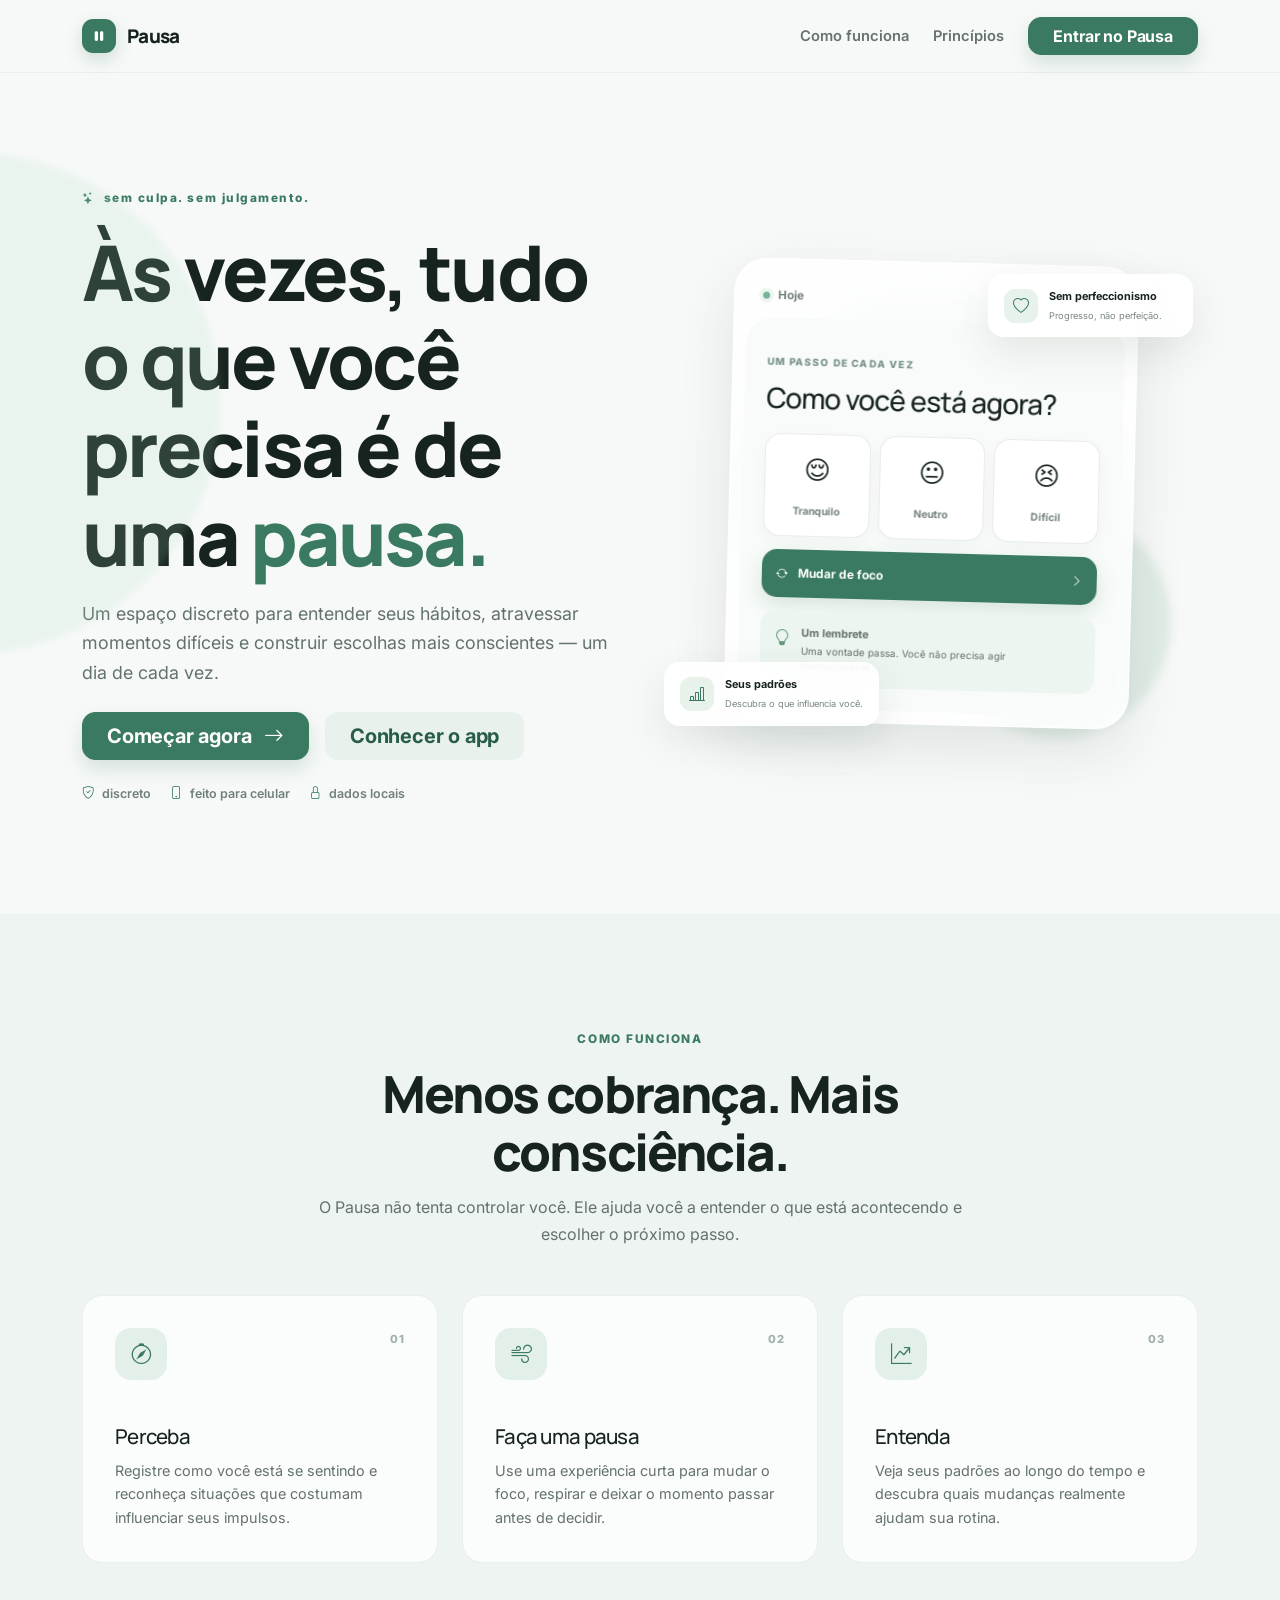
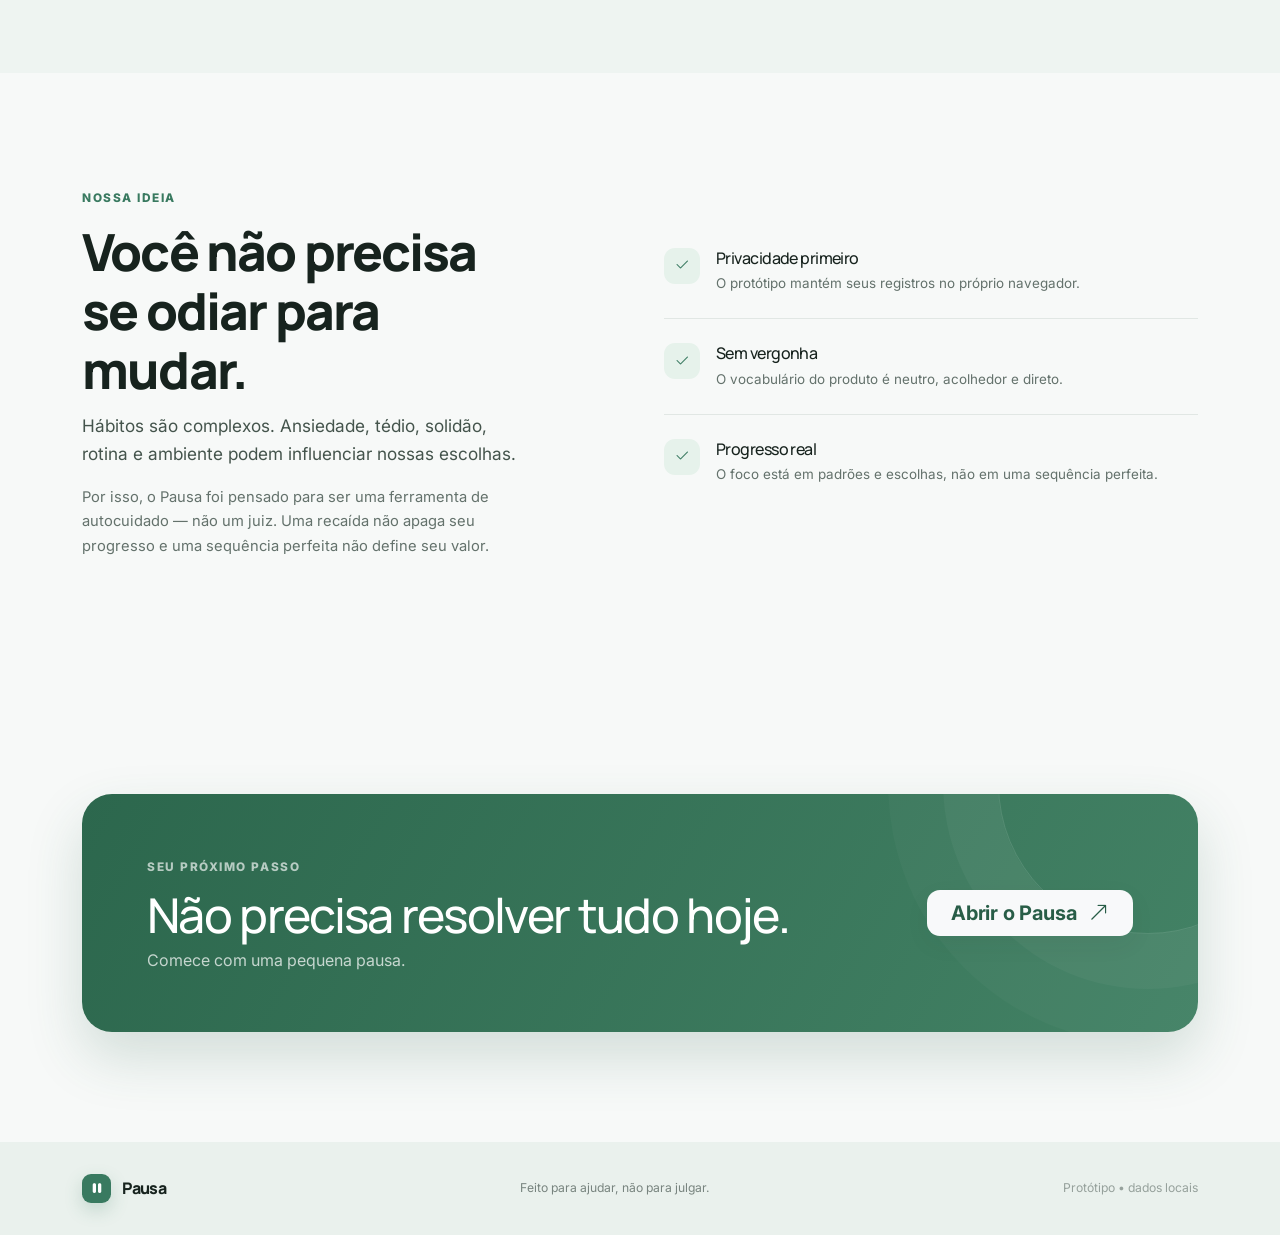
<file: index.html>
<!doctype html>
<html lang="pt-BR">
<head>
  <meta charset="utf-8">
  <meta name="viewport" content="width=device-width, initial-scale=1">
  <meta name="theme-color" content="#f6f8f7">
  <meta name="description" content="Pausa — uma experiência discreta para ajudar você a recuperar o controle dos seus hábitos.">
  <title>Pausa — um passo de cada vez</title>

  <link rel="preconnect" href="https://fonts.googleapis.com">
  <link rel="preconnect" href="https://fonts.gstatic.com" crossorigin>
  <link href="https://fonts.googleapis.com/css2?family=Inter:wght@400;500;600;700;800&family=Manrope:wght@600;700;800&display=swap" rel="stylesheet">
  <link href="https://cdn.jsdelivr.net/npm/bootstrap@5.3.8/dist/css/bootstrap.min.css" rel="stylesheet">
  <link href="https://cdn.jsdelivr.net/npm/bootstrap-icons@1.13.1/font/bootstrap-icons.min.css" rel="stylesheet">
  <link rel="stylesheet" href="./css/app.css">
</head>
<body>
  <header class="site-header">
    <nav class="navbar navbar-expand-lg py-3" aria-label="Navegação principal">
      <div class="container">
        <a class="brand" href="./index.html" aria-label="Pausa, início">
          <span class="brand-mark" aria-hidden="true"><i class="bi bi-pause-fill"></i></span>
          <span>Pausa</span>
        </a>

        <button class="navbar-toggler border-0 shadow-none" type="button" data-bs-toggle="collapse" data-bs-target="#mainNav" aria-controls="mainNav" aria-expanded="false" aria-label="Abrir menu">
          <i class="bi bi-list fs-3"></i>
        </button>

        <div class="collapse navbar-collapse" id="mainNav">
          <ul class="navbar-nav ms-auto align-items-lg-center gap-lg-2">
            <li class="nav-item"><a class="nav-link" href="#como-funciona">Como funciona</a></li>
            <li class="nav-item"><a class="nav-link" href="#principios">Princípios</a></li>
            <li class="nav-item ms-lg-2"><a class="btn btn-primary px-4" href="./dashboard.html">Entrar no Pausa</a></li>
          </ul>
        </div>
      </div>
    </nav>
  </header>

  <main>
    <section class="hero-section section-padding">
      <div class="container">
        <div class="row align-items-center g-5">
          <div class="col-lg-6">
            <span class="eyebrow"><i class="bi bi-stars"></i> sem culpa. sem julgamento.</span>
            <h1>Às vezes, tudo o que você precisa é de uma <span class="text-gradient">pausa.</span></h1>
            <p class="hero-copy">Um espaço discreto para entender seus hábitos, atravessar momentos difíceis e construir escolhas mais conscientes — um dia de cada vez.</p>
            <div class="d-flex flex-wrap gap-3 mt-4">
              <a class="btn btn-primary btn-lg px-4" href="./dashboard.html">Começar agora <i class="bi bi-arrow-right ms-2"></i></a>
              <a class="btn btn-soft btn-lg px-4" href="#como-funciona">Conhecer o app</a>
            </div>
            <div class="trust-row mt-4">
              <span><i class="bi bi-shield-check"></i> discreto</span>
              <span><i class="bi bi-phone"></i> feito para celular</span>
              <span><i class="bi bi-lock"></i> dados locais</span>
            </div>
          </div>

          <div class="col-lg-6">
            <div class="hero-visual">
              <div class="glow glow-one"></div>
              <div class="glow glow-two"></div>
              <div class="app-preview">
                <div class="preview-topbar">
                  <div><span class="status-dot"></span> Hoje</div>
                  <i class="bi bi-three-dots"></i>
                </div>
                <div class="preview-content">
                  <span class="preview-label">UM PASSO DE CADA VEZ</span>
                  <h2>Como você está agora?</h2>
                  <div class="mood-grid">
                    <button type="button" class="mood-card"><span>😌</span><small>Tranquilo</small></button>
                    <button type="button" class="mood-card"><span>😐</span><small>Neutro</small></button>
                    <button type="button" class="mood-card"><span>😣</span><small>Difícil</small></button>
                  </div>
                  <div class="preview-action"><i class="bi bi-arrow-repeat"></i><span>Mudar de foco</span><i class="bi bi-chevron-right ms-auto"></i></div>
                  <div class="preview-note"><i class="bi bi-lightbulb"></i><div><strong>Um lembrete</strong><p>Uma vontade passa. Você não precisa agir imediatamente.</p></div></div>
                </div>
              </div>
              <div class="floating-card floating-card-top"><i class="bi bi-heart"></i><div><strong>Sem perfeccionismo</strong><small>Progresso, não perfeição.</small></div></div>
              <div class="floating-card floating-card-bottom"><i class="bi bi-bar-chart-line"></i><div><strong>Seus padrões</strong><small>Descubra o que influencia você.</small></div></div>
            </div>
          </div>
        </div>
      </div>
    </section>

    <section id="como-funciona" class="section-padding section-muted">
      <div class="container">
        <div class="section-heading text-center mx-auto">
          <span class="eyebrow">COMO FUNCIONA</span>
          <h2>Menos cobrança. Mais consciência.</h2>
          <p>O Pausa não tenta controlar você. Ele ajuda você a entender o que está acontecendo e escolher o próximo passo.</p>
        </div>
        <div class="row g-4 mt-4">
          <div class="col-md-4"><article class="feature-card"><div class="icon-box"><i class="bi bi-compass"></i></div><span class="feature-number">01</span><h3>Perceba</h3><p>Registre como você está se sentindo e reconheça situações que costumam influenciar seus impulsos.</p></article></div>
          <div class="col-md-4"><article class="feature-card"><div class="icon-box"><i class="bi bi-wind"></i></div><span class="feature-number">02</span><h3>Faça uma pausa</h3><p>Use uma experiência curta para mudar o foco, respirar e deixar o momento passar antes de decidir.</p></article></div>
          <div class="col-md-4"><article class="feature-card"><div class="icon-box"><i class="bi bi-graph-up-arrow"></i></div><span class="feature-number">03</span><h3>Entenda</h3><p>Veja seus padrões ao longo do tempo e descubra quais mudanças realmente ajudam sua rotina.</p></article></div>
        </div>
      </div>
    </section>

    <section id="principios" class="section-padding">
      <div class="container">
        <div class="row align-items-center g-5">
          <div class="col-lg-5">
            <span class="eyebrow">NOSSA IDEIA</span>
            <h2>Você não precisa se odiar para mudar.</h2>
            <p class="lead-copy">Hábitos são complexos. Ansiedade, tédio, solidão, rotina e ambiente podem influenciar nossas escolhas.</p>
            <p>Por isso, o Pausa foi pensado para ser uma ferramenta de autocuidado — não um juiz. Uma recaída não apaga seu progresso e uma sequência perfeita não define seu valor.</p>
          </div>
          <div class="col-lg-6 offset-lg-1">
            <div class="principles-list">
              <div class="principle-item"><span class="principle-icon"><i class="bi bi-check2"></i></span><div><h3>Privacidade primeiro</h3><p>O protótipo mantém seus registros no próprio navegador.</p></div></div>
              <div class="principle-item"><span class="principle-icon"><i class="bi bi-check2"></i></span><div><h3>Sem vergonha</h3><p>O vocabulário do produto é neutro, acolhedor e direto.</p></div></div>
              <div class="principle-item"><span class="principle-icon"><i class="bi bi-check2"></i></span><div><h3>Progresso real</h3><p>O foco está em padrões e escolhas, não em uma sequência perfeita.</p></div></div>
            </div>
          </div>
        </div>
      </div>
    </section>

    <section class="cta-section section-padding">
      <div class="container">
        <div class="cta-card">
          <div><span class="eyebrow eyebrow-light">SEU PRÓXIMO PASSO</span><h2>Não precisa resolver tudo hoje.</h2><p>Comece com uma pequena pausa.</p></div>
          <a class="btn btn-light btn-lg px-4" href="./dashboard.html">Abrir o Pausa <i class="bi bi-arrow-up-right ms-2"></i></a>
        </div>
      </div>
    </section>
  </main>

  <footer class="site-footer">
    <div class="container d-flex flex-column flex-md-row justify-content-between align-items-center gap-3">
      <div class="brand brand-footer"><span class="brand-mark"><i class="bi bi-pause-fill"></i></span><span>Pausa</span></div>
      <p class="mb-0">Feito para ajudar, não para julgar.</p>
      <span class="footer-note">Protótipo • dados locais</span>
    </div>
  </footer>

  <script src="https://cdn.jsdelivr.net/npm/bootstrap@5.3.8/dist/js/bootstrap.bundle.min.js"></script>
  <script src="./js/app.js"></script>
</body>
</html>
</file>
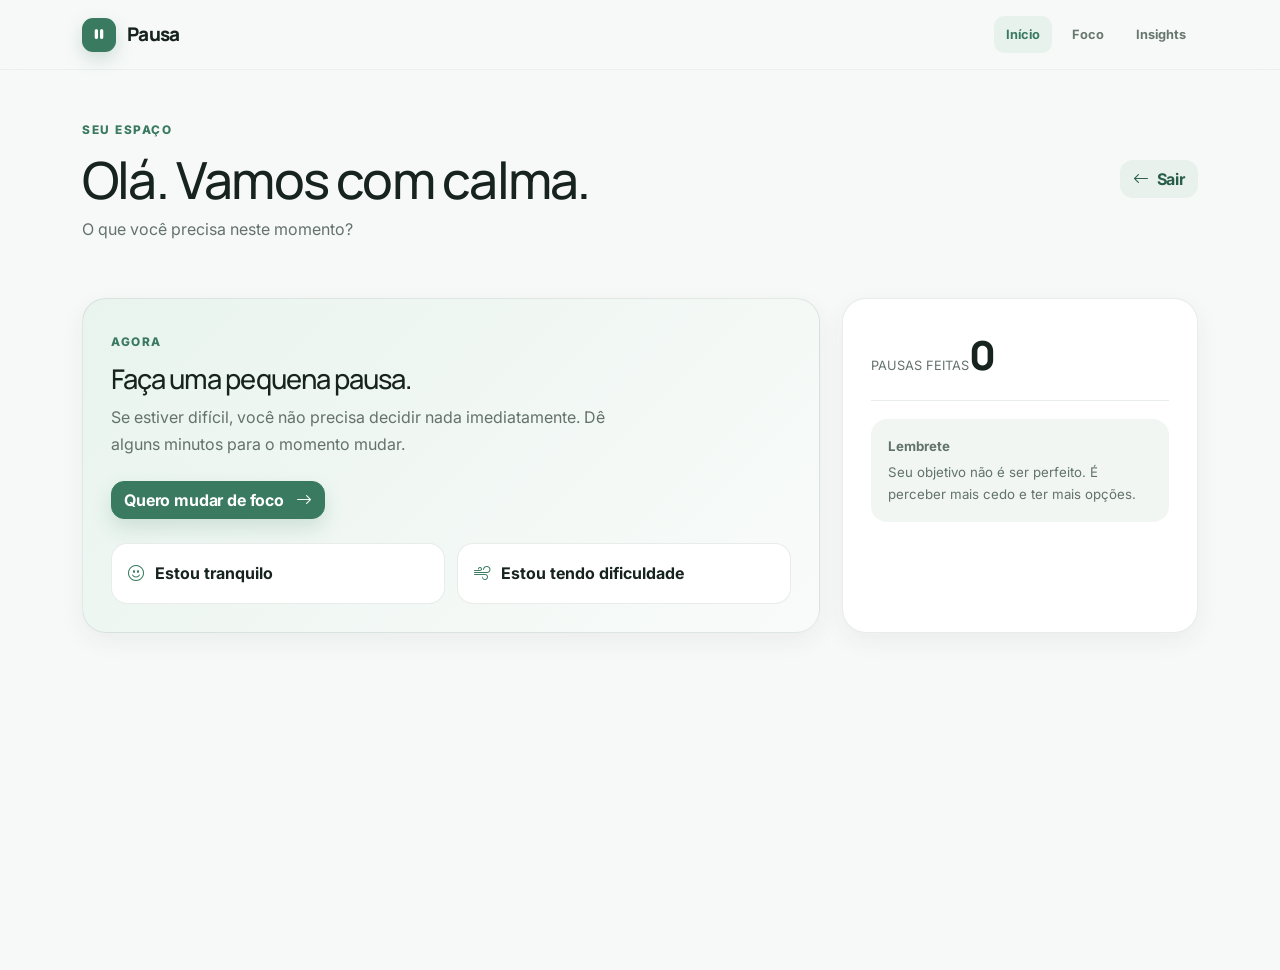
<file: dashboard.html>
<!doctype html>
<html lang="pt-BR">
<head>
  <meta charset="utf-8">
  <meta name="viewport" content="width=device-width, initial-scale=1">
  <meta name="theme-color" content="#f7f9f8">
  <title>Pausa — Início</title>
  <link rel="preconnect" href="https://fonts.googleapis.com">
  <link rel="preconnect" href="https://fonts.gstatic.com" crossorigin>
  <link href="https://fonts.googleapis.com/css2?family=Inter:wght@400;500;600;700;800&family=Manrope:wght@600;700;800&display=swap" rel="stylesheet">
  <link href="https://cdn.jsdelivr.net/npm/bootstrap@5.3.8/dist/css/bootstrap.min.css" rel="stylesheet">
  <link href="https://cdn.jsdelivr.net/npm/bootstrap-icons@1.13.1/font/bootstrap-icons.min.css" rel="stylesheet">
  <link rel="stylesheet" href="./css/app.css">
  <style>
    .dashboard-shell{min-height:100vh;padding:45px 0 80px}.dashboard-top{display:flex;justify-content:space-between;align-items:center;margin-bottom:55px}.dash-title{font-size:clamp(2rem,4vw,3.2rem);margin:8px 0}.dash-subtitle{color:var(--pausa-text-soft);margin:0}.dash-grid{display:grid;grid-template-columns:1.35fr .65fr;gap:22px}.dash-card{background:#fff;border:1px solid var(--pausa-border);border-radius:24px;padding:28px;box-shadow:var(--pausa-shadow-sm)}.check-card{background:linear-gradient(135deg,#e9f4ee,#f9fbfa)}.check-card h2{font-size:1.7rem;margin:10px 0}.check-card p{color:var(--pausa-text-soft);max-width:500px}.quick-actions{display:grid;grid-template-columns:repeat(2,1fr);gap:12px;margin-top:24px}.quick-action{padding:16px;text-align:left;background:#fff;border:1px solid var(--pausa-border);border-radius:16px;color:var(--pausa-text);font-weight:700}.quick-action i{color:var(--pausa-primary);margin-right:7px}.metric{display:flex;justify-content:space-between;align-items:end;padding-bottom:18px;border-bottom:1px solid var(--pausa-border);margin-bottom:18px}.metric strong{font:800 2.5rem 'Manrope',sans-serif}.metric span{color:var(--pausa-text-soft);font-size:.8rem}.tip{padding:17px;background:#f1f6f3;border-radius:16px;color:#62736a;font-size:.83rem}.dash-nav{display:flex;gap:8px;flex-wrap:wrap}.dash-nav a{padding:8px 12px;border-radius:10px;color:#697771;font-size:.8rem;font-weight:700}.dash-nav a:hover,.dash-nav a.active{color:var(--pausa-primary);background:#e8f2ec}@media(max-width:767px){.dashboard-top{align-items:flex-start;flex-direction:column;gap:18px}.dash-grid{grid-template-columns:1fr}.quick-actions{grid-template-columns:1fr}}
  </style>
</head>
<body>
  <header class="site-header"><div class="container py-3 d-flex justify-content-between align-items-center"><a class="brand" href="./index.html"><span class="brand-mark"><i class="bi bi-pause-fill"></i></span><span>Pausa</span></a><nav class="dash-nav"><a class="active" href="./dashboard.html">Início</a><a href="./focus.html">Foco</a><a href="./insights.html">Insights</a></nav></div></header>
  <main class="dashboard-shell"><div class="container">
    <div class="dashboard-top"><div><span class="eyebrow">SEU ESPAÇO</span><h1 class="dash-title">Olá. Vamos com calma.</h1><p class="dash-subtitle">O que você precisa neste momento?</p></div><a class="btn btn-soft" href="./index.html"><i class="bi bi-arrow-left me-1"></i> Sair</a></div>
    <div class="dash-grid">
      <section class="dash-card check-card"><span class="eyebrow">AGORA</span><h2>Faça uma pequena pausa.</h2><p>Se estiver difícil, você não precisa decidir nada imediatamente. Dê alguns minutos para o momento mudar.</p><a class="btn btn-primary mt-2" href="./focus.html">Quero mudar de foco <i class="bi bi-arrow-right ms-2"></i></a><div class="quick-actions"><button class="quick-action" type="button"><i class="bi bi-emoji-smile"></i> Estou tranquilo</button><button class="quick-action" type="button"><i class="bi bi-wind"></i> Estou tendo dificuldade</button></div></section>
      <aside class="dash-card"><div class="metric"><div><span>PAUSAS FEITAS</span><strong>0</strong></div><i class="bi bi-leaf fs-3" style="color:var(--pausa-primary)"></i></div><div class="tip"><strong class="d-block mb-1">Lembrete</strong>Seu objetivo não é ser perfeito. É perceber mais cedo e ter mais opções.</div></aside>
    </div>
  </div></main>
  <script src="https://cdn.jsdelivr.net/npm/bootstrap@5.3.8/dist/js/bootstrap.bundle.min.js"></script><script src="./js/app.js"></script>
</body>
</html>
</file>
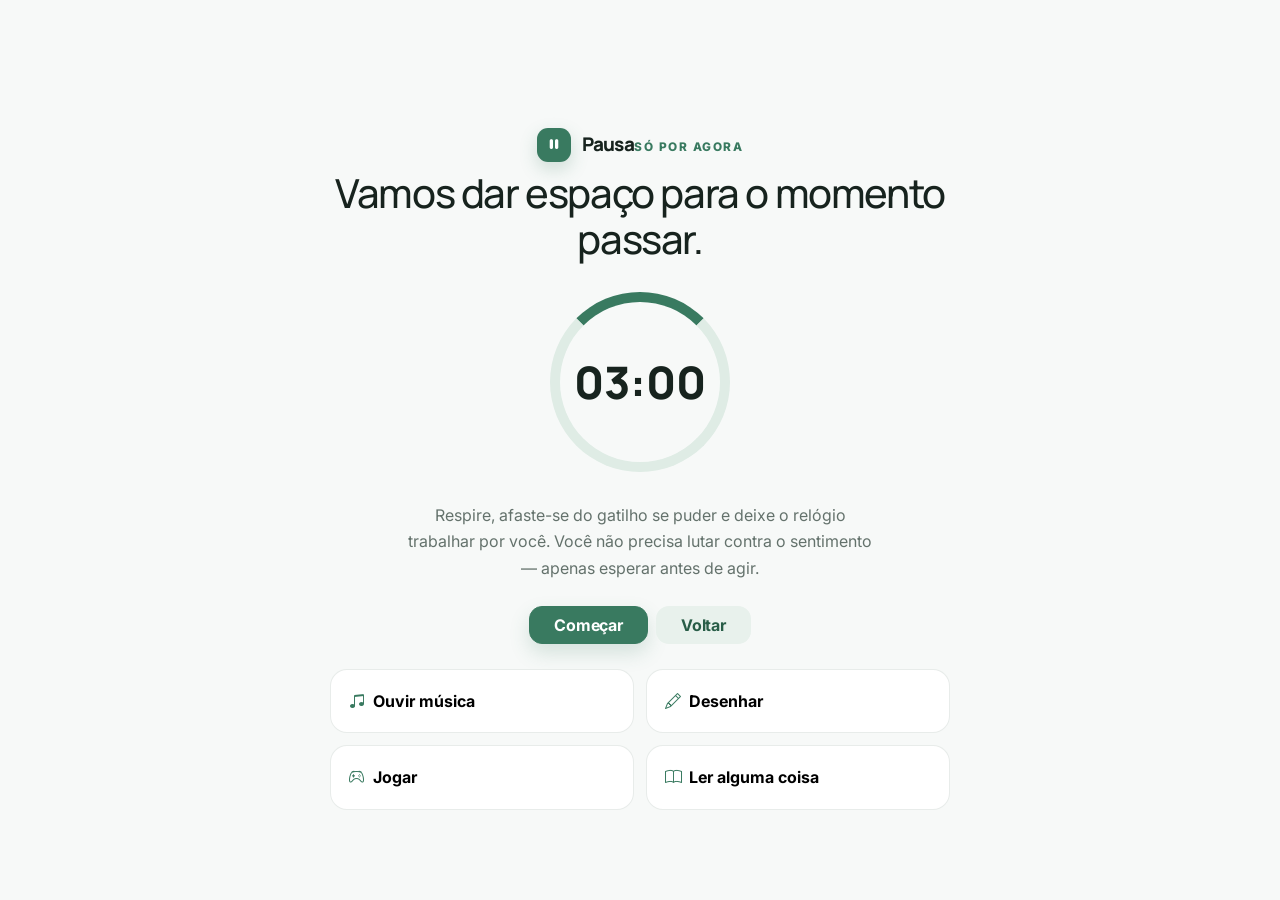
<file: focus.html>
<!doctype html>
<html lang="pt-BR">
<head><meta charset="utf-8"><meta name="viewport" content="width=device-width,initial-scale=1"><meta name="theme-color" content="#f7f9f8"><title>Pausa — Mudar de foco</title><link rel="preconnect" href="https://fonts.googleapis.com"><link rel="preconnect" href="https://fonts.gstatic.com" crossorigin><link href="https://fonts.googleapis.com/css2?family=Inter:wght@400;500;600;700;800&family=Manrope:wght@600;700;800&display=swap" rel="stylesheet"><link href="https://cdn.jsdelivr.net/npm/bootstrap@5.3.8/dist/css/bootstrap.min.css" rel="stylesheet"><link href="https://cdn.jsdelivr.net/npm/bootstrap-icons@1.13.1/font/bootstrap-icons.min.css" rel="stylesheet"><link rel="stylesheet" href="./css/app.css"><style>.focus-page{min-height:100vh;display:grid;place-items:center;padding:35px 15px}.focus-box{width:min(100%,620px);text-align:center}.timer-ring{width:180px;height:180px;margin:30px auto;display:grid;place-items:center;border:10px solid #dfece5;border-top-color:var(--pausa-primary);border-radius:50%;font:800 2.8rem 'Manrope',sans-serif}.focus-box p{color:var(--pausa-text-soft);max-width:480px;margin:0 auto 25px}.choice-grid{display:grid;grid-template-columns:repeat(2,1fr);gap:12px;margin-top:25px}.choice{padding:18px;background:#fff;border:1px solid var(--pausa-border);border-radius:17px;font-weight:700;text-align:left}.choice i{color:var(--pausa-primary);margin-right:8px}@media(max-width:500px){.choice-grid{grid-template-columns:1fr}}</style></head>
<body><main class="focus-page"><div class="focus-box"><a class="brand justify-content-center" href="./dashboard.html"><span class="brand-mark"><i class="bi bi-pause-fill"></i></span><span>Pausa</span></a><span class="eyebrow mt-5">SÓ POR AGORA</span><h1 class="mt-2">Vamos dar espaço para o momento passar.</h1><div class="timer-ring" id="timer">03:00</div><p>Respire, afaste-se do gatilho se puder e deixe o relógio trabalhar por você. Você não precisa lutar contra o sentimento — apenas esperar antes de agir.</p><div class="d-flex justify-content-center gap-2"><button class="btn btn-primary px-4" id="startTimer">Começar</button><a class="btn btn-soft px-4" href="./dashboard.html">Voltar</a></div><div class="choice-grid"><button class="choice"><i class="bi bi-music-note-beamed"></i>Ouvir música</button><button class="choice"><i class="bi bi-pencil"></i>Desenhar</button><button class="choice"><i class="bi bi-controller"></i>Jogar</button><button class="choice"><i class="bi bi-book"></i>Ler alguma coisa</button></div></div></main><script>let seconds=180,interval=null;const timer=document.getElementById('timer'),button=document.getElementById('startTimer');button.addEventListener('click',()=>{if(interval)return;button.textContent='Em andamento';interval=setInterval(()=>{seconds--;timer.textContent=`${String(Math.floor(seconds/60)).padStart(2,'0')}:${String(seconds%60).padStart(2,'0')}`;if(seconds<=0){clearInterval(interval);interval=null;button.textContent='Recomeçar';seconds=180;}},1000)});</script></body></html>
</file>
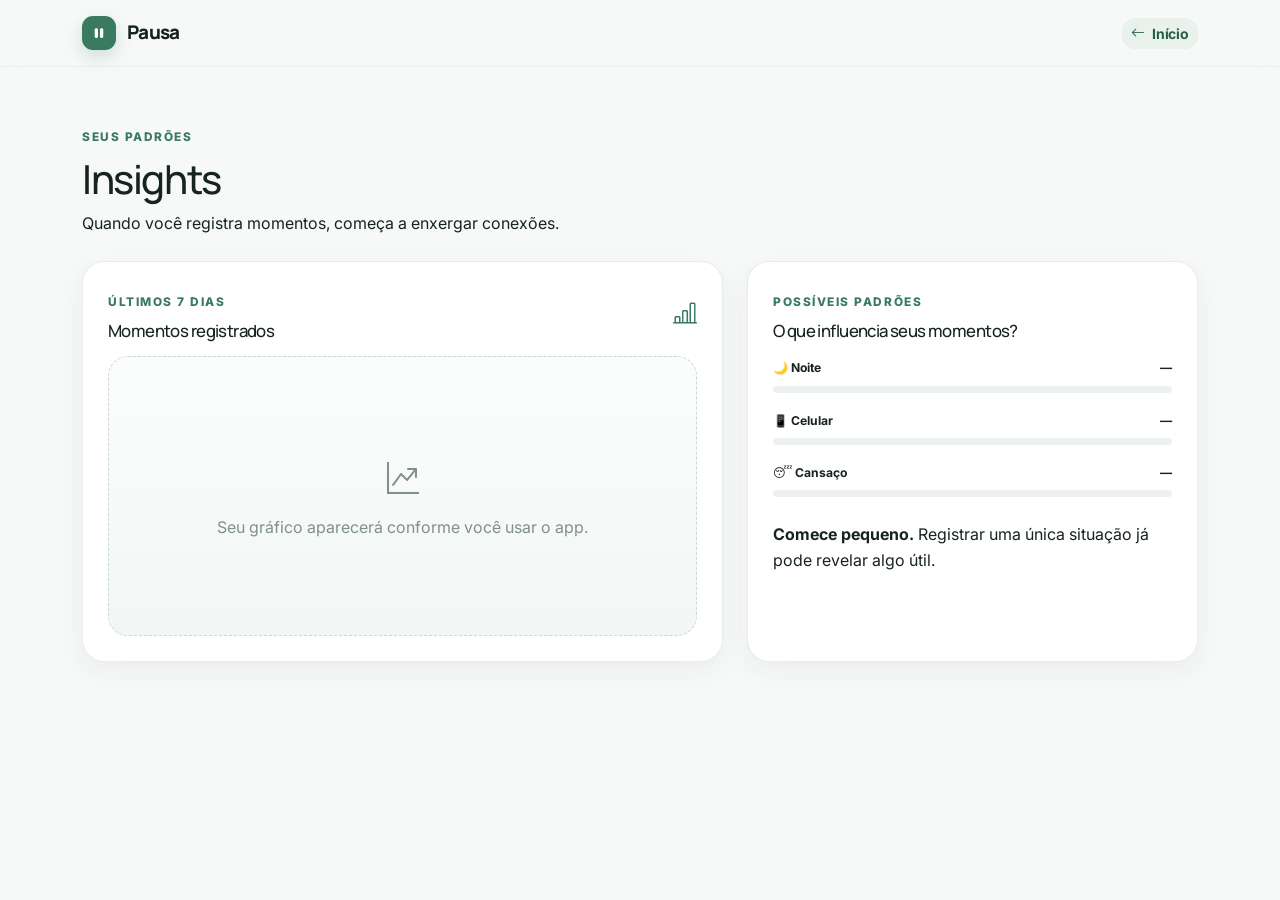
<file: insights.html>
<!doctype html>
<html lang="pt-BR"><head><meta charset="utf-8"><meta name="viewport" content="width=device-width,initial-scale=1"><title>Pausa — Insights</title><link rel="preconnect" href="https://fonts.googleapis.com"><link rel="preconnect" href="https://fonts.gstatic.com" crossorigin><link href="https://fonts.googleapis.com/css2?family=Inter:wght@400;500;600;700;800&family=Manrope:wght@600;700;800&display=swap" rel="stylesheet"><link href="https://cdn.jsdelivr.net/npm/bootstrap@5.3.8/dist/css/bootstrap.min.css" rel="stylesheet"><link href="https://cdn.jsdelivr.net/npm/bootstrap-icons@1.13.1/font/bootstrap-icons.min.css" rel="stylesheet"><link rel="stylesheet" href="./css/app.css"><style>.insights-page{padding:55px 0 90px}.chart-placeholder{height:280px;display:grid;place-items:center;border:1px dashed #cbdad1;border-radius:20px;background:linear-gradient(180deg,#fbfdfc,#f2f7f4);color:#819089}.insight-card{height:100%;padding:25px;background:#fff;border:1px solid var(--pausa-border);border-radius:22px;box-shadow:var(--pausa-shadow-sm)}.insight-card h3{font-size:1.05rem}.pattern{margin:18px 0}.pattern-head{display:flex;justify-content:space-between;font-size:.76rem;font-weight:700}.bar{height:7px;margin-top:7px;overflow:hidden;background:#edf2ef;border-radius:99px}.bar span{display:block;height:100%;background:#74a88b;border-radius:inherit}</style></head><body><header class="site-header"><div class="container py-3 d-flex justify-content-between align-items-center"><a class="brand" href="./index.html"><span class="brand-mark"><i class="bi bi-pause-fill"></i></span><span>Pausa</span></a><a class="btn btn-soft btn-sm" href="./dashboard.html"><i class="bi bi-arrow-left me-1"></i> Início</a></div></header><main class="insights-page"><div class="container"><span class="eyebrow">SEUS PADRÕES</span><h1 class="mt-2">Insights</h1><p class="dash-subtitle mb-4">Quando você registra momentos, começa a enxergar conexões.</p><div class="row g-4"><div class="col-lg-7"><section class="insight-card"><div class="d-flex justify-content-between align-items-center mb-3"><div><span class="eyebrow">ÚLTIMOS 7 DIAS</span><h3 class="mt-2 mb-0">Momentos registrados</h3></div><i class="bi bi-bar-chart-line fs-4" style="color:var(--pausa-primary)"></i></div><div class="chart-placeholder"><div class="text-center"><i class="bi bi-graph-up-arrow fs-2"></i><p class="mt-2 mb-0">Seu gráfico aparecerá conforme você usar o app.</p></div></div></section></div><div class="col-lg-5"><section class="insight-card"><span class="eyebrow">POSSÍVEIS PADRÕES</span><h3 class="mt-2">O que influencia seus momentos?</h3><div class="pattern"><div class="pattern-head"><span>🌙 Noite</span><span>—</span></div><div class="bar"><span style="width:0%"></span></div></div><div class="pattern"><div class="pattern-head"><span>📱 Celular</span><span>—</span></div><div class="bar"><span style="width:0%"></span></div></div><div class="pattern"><div class="pattern-head"><span>😴 Cansaço</span><span>—</span></div><div class="bar"><span style="width:0%"></span></div></div><div class="tip mt-4"><strong>Comece pequeno.</strong> Registrar uma única situação já pode revelar algo útil.</div></section></div></div></div></main><script src="./js/app.js"></script></body></html>
</file>
<file: css/app.css>
:root {
  --pausa-bg: #f7f9f8;
  --pausa-surface: #ffffff;
  --pausa-surface-soft: #eef5f1;
  --pausa-text: #17231e;
  --pausa-text-soft: #64726c;
  --pausa-primary: #397a60;
  --pausa-primary-dark: #285d47;
  --pausa-accent: #a7d9bf;
  --pausa-border: rgba(35, 67, 53, .10);
  --pausa-shadow-sm: 0 8px 24px rgba(30, 55, 44, .06);
  --pausa-shadow-md: 0 22px 55px rgba(30, 55, 44, .11);
  --pausa-radius-sm: 12px;
  --pausa-radius-md: 20px;
  --pausa-radius-lg: 30px;
  --pausa-radius-xl: 40px;
}

html { scroll-behavior: smooth; }
body {
  margin: 0;
  color: var(--pausa-text);
  background: var(--pausa-bg);
  font-family: 'Inter', system-ui, sans-serif;
  line-height: 1.65;
  -webkit-font-smoothing: antialiased;
}

h1, h2, h3, h4, h5, h6 { font-family: 'Manrope', sans-serif; letter-spacing: -.035em; line-height: 1.15; }
a { color: inherit; text-decoration: none; }
button, a { -webkit-tap-highlight-color: transparent; }

.site-header {
  position: relative;
  z-index: 20;
  background: rgba(247, 249, 248, .78);
  border-bottom: 1px solid rgba(35, 67, 53, .06);
  backdrop-filter: blur(18px);
  -webkit-backdrop-filter: blur(18px);
}

.brand { display: inline-flex; align-items: center; gap: .7rem; font-family: 'Manrope', sans-serif; font-size: 1.18rem; font-weight: 800; letter-spacing: -.04em; }
.brand-mark { display: grid; width: 34px; height: 34px; place-items: center; color: #fff; background: var(--pausa-primary); border-radius: 11px; box-shadow: 0 7px 18px rgba(57, 122, 96, .22); }
.brand-mark i { font-size: 1.1rem; }
.nav-link { color: #66736e; font-size: .92rem; font-weight: 600; transition: color .2s ease, transform .2s ease; }
.nav-link:hover { color: var(--pausa-primary); transform: translateY(-1px); }
.navbar-toggler { color: var(--pausa-text); }

.btn { border-radius: 13px; font-weight: 700; letter-spacing: -.01em; transition: transform .2s ease, box-shadow .2s ease, background-color .2s ease; }
.btn:hover { transform: translateY(-2px); }
.btn-primary { color: #fff; background: var(--pausa-primary); border-color: var(--pausa-primary); box-shadow: 0 9px 20px rgba(57, 122, 96, .18); }
.btn-primary:hover, .btn-primary:focus { color: #fff; background: var(--pausa-primary-dark); border-color: var(--pausa-primary-dark); box-shadow: 0 12px 25px rgba(57, 122, 96, .24); }
.btn-soft { color: var(--pausa-primary-dark); background: #e8f1ec; border-color: transparent; }
.btn-soft:hover { color: var(--pausa-primary-dark); background: #dcebe3; }
.btn-light { color: var(--pausa-primary-dark); border: 0; box-shadow: var(--pausa-shadow-sm); }

.section-padding { padding: 110px 0; }
.section-muted { background: #eef4f1; }
.hero-section { min-height: 760px; display: flex; align-items: center; overflow: hidden; position: relative; }
.hero-section::before { content: ''; position: absolute; width: 500px; height: 500px; left: -280px; top: 80px; border-radius: 50%; background: rgba(167, 217, 191, .17); filter: blur(4px); }
.hero-section h1 { max-width: 650px; margin: 18px 0; font-size: clamp(3.1rem, 6vw, 5.6rem); font-weight: 800; }
.hero-copy { max-width: 590px; margin: 0; color: var(--pausa-text-soft); font-size: 1.12rem; }
.eyebrow { display: inline-flex; align-items: center; gap: .5rem; color: var(--pausa-primary); font-size: .74rem; font-weight: 800; letter-spacing: .13em; }
.text-gradient { color: var(--pausa-primary); }
.trust-row { display: flex; flex-wrap: wrap; gap: 1.2rem; color: #718079; font-size: .78rem; font-weight: 600; }
.trust-row i { margin-right: .3rem; color: var(--pausa-primary); }

.hero-visual { position: relative; min-height: 610px; display: grid; place-items: center; }
.glow { position: absolute; border-radius: 50%; filter: blur(5px); pointer-events: none; }
.glow-one { width: 390px; height: 390px; background: rgba(167, 217, 191, .36); }
.glow-two { width: 230px; height: 230px; right: 5%; bottom: 10%; background: rgba(212, 229, 219, .65); }
.app-preview { position: relative; z-index: 2; width: min(100%, 405px); padding: 12px; overflow: hidden; background: rgba(255,255,255,.82); border: 1px solid rgba(255,255,255,.95); border-radius: 34px; box-shadow: var(--pausa-shadow-md); backdrop-filter: blur(20px); transform: rotate(1.5deg); }
.preview-topbar { display: flex; justify-content: space-between; align-items: center; padding: 15px 16px 13px; color: #75817c; font-size: .73rem; font-weight: 700; }
.status-dot { display: inline-block; width: 7px; height: 7px; margin-right: 5px; border-radius: 50%; background: #74b493; box-shadow: 0 0 0 4px rgba(116,180,147,.12); }
.preview-content { padding: 28px 22px 22px; background: #f8fbf9; border-radius: 26px; }
.preview-label { color: #789188; font-size: .62rem; font-weight: 800; letter-spacing: .12em; }
.preview-content h2 { margin: 8px 0 20px; font-size: 1.75rem; }
.mood-grid { display: grid; grid-template-columns: repeat(3, 1fr); gap: 9px; }
.mood-card { padding: 14px 5px; color: var(--pausa-text); background: #fff; border: 1px solid var(--pausa-border); border-radius: 16px; box-shadow: 0 5px 15px rgba(32,57,45,.035); transition: transform .2s ease, border-color .2s ease; }
.mood-card:hover { transform: translateY(-3px); border-color: rgba(57,122,96,.25); }
.mood-card span { display: block; margin-bottom: 5px; font-size: 1.6rem; }
.mood-card small { color: #75827c; font-size: .65rem; font-weight: 700; }
.preview-action { display: flex; align-items: center; gap: .65rem; margin-top: 13px; padding: 14px; color: #fff; background: var(--pausa-primary); border-radius: 15px; font-size: .75rem; font-weight: 700; box-shadow: 0 8px 20px rgba(57,122,96,.17); }
.preview-note { display: flex; gap: .7rem; margin-top: 13px; padding: 14px; color: #62716a; background: #edf5f0; border-radius: 15px; }
.preview-note > i { color: #659a7b; }
.preview-note strong { display: block; margin-bottom: 1px; font-size: .68rem; }
.preview-note p { margin: 0; font-size: .62rem; line-height: 1.45; }
.floating-card { position: absolute; z-index: 3; display: flex; align-items: center; gap: .7rem; min-width: 205px; padding: 13px 15px; background: rgba(255,255,255,.88); border: 1px solid rgba(255,255,255,.95); border-radius: 16px; box-shadow: 0 15px 40px rgba(33,57,46,.10); backdrop-filter: blur(15px); animation: float 5s ease-in-out infinite; }
.floating-card > i { display: grid; width: 34px; height: 34px; place-items: center; color: var(--pausa-primary); background: #e7f2eb; border-radius: 11px; }
.floating-card strong, .floating-card small { display: block; }
.floating-card strong { font-size: .68rem; }
.floating-card small { margin-top: 2px; color: #7a8781; font-size: .58rem; }
.floating-card-top { top: 14%; right: 1%; }
.floating-card-bottom { bottom: 12%; left: 0; animation-delay: -2s; }
@keyframes float { 0%,100% { transform: translateY(0); } 50% { transform: translateY(-8px); } }

.section-heading { max-width: 690px; }
.section-heading h2, .col-lg-5 h2 { margin: 13px 0; font-size: clamp(2.1rem, 4vw, 3.4rem); font-weight: 800; }
.section-heading p { margin: 0; color: var(--pausa-text-soft); }
.feature-card { position: relative; height: 100%; padding: 32px; background: rgba(255,255,255,.74); border: 1px solid rgba(38,70,56,.08); border-radius: var(--pausa-radius-md); transition: transform .25s ease, box-shadow .25s ease, border-color .25s ease; }
.feature-card:hover { transform: translateY(-6px); border-color: rgba(57,122,96,.15); box-shadow: var(--pausa-shadow-sm); }
.icon-box { display: grid; width: 52px; height: 52px; margin-bottom: 45px; place-items: center; color: var(--pausa-primary); background: #e3f0e9; border-radius: 16px; font-size: 1.3rem; }
.feature-number { position: absolute; top: 34px; right: 32px; color: #a2b1aa; font-size: .7rem; font-weight: 800; letter-spacing: .1em; }
.feature-card h3 { margin-bottom: 10px; font-size: 1.28rem; }
.feature-card p { margin: 0; color: var(--pausa-text-soft); font-size: .9rem; }

.lead-copy { color: #44544c; font-size: 1.08rem; }
.col-lg-5 > p:not(.lead-copy) { color: var(--pausa-text-soft); font-size: .92rem; }
.principles-list { padding: 10px 0; }
.principle-item { display: flex; gap: 1rem; padding: 24px 0; border-bottom: 1px solid var(--pausa-border); }
.principle-item:first-child { padding-top: 0; }
.principle-item:last-child { border-bottom: 0; }
.principle-icon { flex: 0 0 36px; display: grid; width: 36px; height: 36px; place-items: center; color: var(--pausa-primary); background: #e6f2eb; border-radius: 11px; }
.principle-item h3 { margin: 1px 0 5px; font-size: 1rem; }
.principle-item p { margin: 0; color: var(--pausa-text-soft); font-size: .84rem; }

.cta-card { display: flex; align-items: center; justify-content: space-between; gap: 2rem; padding: 58px 65px; color: #fff; background: linear-gradient(120deg, #2c674d, #438265); border-radius: var(--pausa-radius-lg); box-shadow: 0 25px 55px rgba(43,102,76,.18); overflow: hidden; position: relative; }
.cta-card::after { content: ''; position: absolute; width: 300px; height: 300px; right: -100px; top: -160px; border: 1px solid rgba(255,255,255,.12); border-radius: 50%; box-shadow: 0 0 0 55px rgba(255,255,255,.035), 0 0 0 110px rgba(255,255,255,.025); }
.cta-card h2 { position: relative; z-index: 1; margin: 9px 0 5px; font-size: clamp(2rem, 4vw, 3rem); }
.cta-card p { position: relative; z-index: 1; margin: 0; color: rgba(255,255,255,.72); }
.eyebrow-light { color: rgba(255,255,255,.65); }
.cta-card .btn { position: relative; z-index: 2; white-space: nowrap; }

.site-footer { padding: 32px 0; color: #78847f; background: #eaf1ed; font-size: .76rem; }
.brand-footer { color: var(--pausa-text); font-size: 1rem; }
.brand-footer .brand-mark { width: 29px; height: 29px; border-radius: 9px; }
.footer-note { color: #96a19c; }

@media (max-width: 991.98px) {
  .section-padding { padding: 85px 0; }
  .hero-section { min-height: auto; padding-top: 75px; }
  .hero-visual { min-height: 560px; margin-top: 15px; }
  .floating-card-top { right: 0; }
  .floating-card-bottom { left: 2%; }
  .cta-card { padding: 45px; }
}

@media (max-width: 575.98px) {
  .section-padding { padding: 70px 0; }
  .hero-section h1 { font-size: 2.9rem; }
  .hero-copy { font-size: 1rem; }
  .hero-visual { min-height: 505px; }
  .app-preview { width: 94%; }
  .floating-card { min-width: 180px; padding: 10px 12px; }
  .floating-card-bottom { left: -2%; bottom: 5%; }
  .floating-card-top { right: -2%; top: 5%; }
  .cta-card { align-items: flex-start; flex-direction: column; padding: 35px 27px; border-radius: 25px; }
  .trust-row { gap: .7rem; }
}

@media (prefers-reduced-motion: reduce) {
  html { scroll-behavior: auto; }
  *, *::before, *::after { animation-duration: .01ms !important; animation-iteration-count: 1 !important; transition-duration: .01ms !important; }
}
</file>
